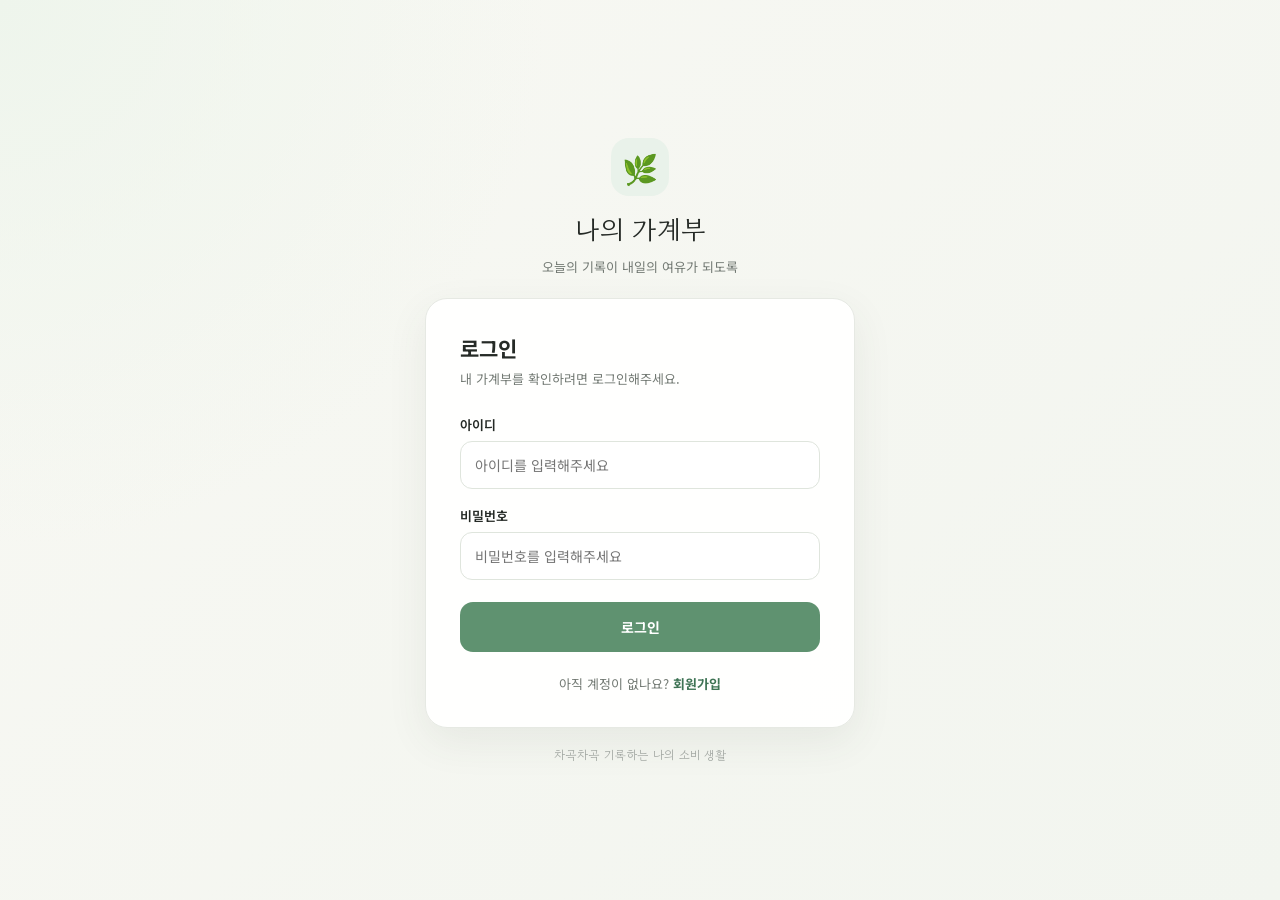
<file: index.html>
<!DOCTYPE html>
<html lang="ko">
<head>
  <meta charset="UTF-8">
  <meta name="viewport" content="width=device-width, initial-scale=1.0">
  <title>로그인 | 나의 가계부</title>

  <link rel="preconnect" href="https://fonts.googleapis.com">
  <link rel="preconnect" href="https://fonts.gstatic.com" crossorigin>
  <link
    href="https://fonts.googleapis.com/css2?family=Gowun+Dodum&family=Noto+Sans+KR:wght@400;500;600;700&display=swap"
    rel="stylesheet"
  >

  <style>
    * {
      box-sizing: border-box;
    }

    body {
      margin: 0;
      min-height: 100vh;
      display: flex;
      align-items: center;
      justify-content: center;
      padding: 24px;
      background:
        radial-gradient(circle at top left, #eef5ec 0, transparent 35%),
        linear-gradient(135deg, #f8f8f3 0%, #f2f5ef 100%);
      color: #252a26;
      font-family: "Noto Sans KR", sans-serif;
    }

    .login-wrap {
      width: 100%;
      max-width: 430px;
    }

    .brand {
      margin-bottom: 22px;
      text-align: center;
    }

    .brand-icon {
      display: flex;
      align-items: center;
      justify-content: center;
      width: 58px;
      height: 58px;
      margin: 0 auto 14px;
      border-radius: 18px;
      background: #e9f2ea;
      font-size: 29px;
    }

    .brand h1 {
      margin: 0;
      font-family: "Gowun Dodum", sans-serif;
      font-size: 27px;
      font-weight: 400;
    }

    .brand p {
      margin: 8px 0 0;
      color: #737a74;
      font-size: 13px;
    }

    .login-card {
      padding: 34px;
      border: 1px solid #e6e9e3;
      border-radius: 22px;
      background: rgba(255, 255, 255, 0.96);
      box-shadow: 0 14px 40px rgba(64, 75, 65, 0.08);
    }

    .login-card h2 {
      margin: 0 0 6px;
      font-size: 21px;
    }

    .description {
      margin: 0 0 27px;
      color: #737a74;
      font-size: 13px;
    }

    .field {
      margin-bottom: 17px;
    }

    .field label {
      display: block;
      margin-bottom: 7px;
      font-size: 13px;
      font-weight: 600;
    }

    .field input {
      width: 100%;
      height: 48px;
      padding: 0 14px;
      border: 1px solid #dfe5dd;
      border-radius: 12px;
      outline: none;
      background: #fff;
      color: #252a26;
      font-family: inherit;
      font-size: 14px;
    }

    .field input:focus {
      border-color: #8bae8a;
      box-shadow: 0 0 0 3px rgba(139, 174, 138, 0.13);
    }

    .login-button {
      width: 100%;
      height: 50px;
      margin-top: 5px;
      border: 0;
      border-radius: 13px;
      background: #5f9270;
      color: #fff;
      font-family: inherit;
      font-size: 14px;
      font-weight: 700;
      cursor: pointer;
    }

    .login-button:hover {
      background: #4f805f;
    }

    .login-button:disabled {
      cursor: wait;
      opacity: 0.65;
    }

    .message {
      display: none;
      margin-top: 16px;
      padding: 11px 13px;
      border-radius: 10px;
      font-size: 12px;
      line-height: 1.6;
    }

    .message.error {
      display: block;
      background: #fff0ee;
      color: #b44f48;
    }

    .message.success {
      display: block;
      background: #edf6ee;
      color: #467653;
    }

    .signup {
      margin-top: 22px;
      text-align: center;
      color: #737a74;
      font-size: 13px;
    }

    .signup a {
      color: #3f7455;
      font-weight: 700;
      text-decoration: none;
    }

    .small-note {
      margin-top: 18px;
      text-align: center;
      color: #a1a6a1;
      font-family: "Gowun Dodum", sans-serif;
      font-size: 12px;
    }

    @media (max-width: 500px) {
      body {
        align-items: flex-start;
        padding: 55px 18px 30px;
      }

      .login-card {
        padding: 27px 22px;
      }
    }
  </style>
</head>

<body>

  <main class="login-wrap">

    <div class="brand">
      <div class="brand-icon">🌿</div>
      <h1>나의 가계부</h1>
      <p>오늘의 기록이 내일의 여유가 되도록</p>
    </div>

    <section class="login-card">

      <h2>로그인</h2>

      <p class="description">
        내 가계부를 확인하려면 로그인해주세요.
      </p>

      <form id="loginForm">

        <div class="field">
          <label for="userId">아이디</label>

          <input
            type="text"
            id="userId"
            autocomplete="username"
            placeholder="아이디를 입력해주세요"
            required
          >
        </div>

        <div class="field">
          <label for="password">비밀번호</label>

          <input
            type="password"
            id="password"
            autocomplete="current-password"
            placeholder="비밀번호를 입력해주세요"
            required
          >
        </div>

        <button
          type="submit"
          class="login-button"
          id="loginButton"
        >
          로그인
        </button>

        <div id="message" class="message"></div>

      </form>

      <div class="signup">
        아직 계정이 없나요?
        <a href="./login.html">회원가입</a>
      </div>

    </section>

    <div class="small-note">
      차곡차곡 기록하는 나의 소비 생활
    </div>

  </main>

  <script>

    const API_URL =
      "https://script.google.com/macros/s/AKfycbxtLbgJ80BlSABX7utMyeeGQZ5C6Pt8xItzE6p12Xa6AcRPIAawmpMC4eh3M6V-uLcWqA/exec";

    const loginForm =
      document.getElementById("loginForm");

    const loginButton =
      document.getElementById("loginButton");

    const messageBox =
      document.getElementById("message");


    function showMessage(text, type = "error") {
      messageBox.textContent = text;
      messageBox.className =
        "message " + type;
    }


    function clearMessage() {
      messageBox.textContent = "";
      messageBox.className = "message";
    }


    async function apiRequest(data) {

      const response =
        await fetch(API_URL, {
          method: "POST",

          headers: {
            "Content-Type":
              "text/plain;charset=UTF-8"
          },

          body:
            JSON.stringify(data)
        });


      const text =
        await response.text();


      try {
        return JSON.parse(text);

      } catch (error) {
        console.error(text);

        throw new Error(
          "서버 응답을 확인할 수 없습니다."
        );
      }
    }


    loginForm.addEventListener(
      "submit",
      async function(event) {

        event.preventDefault();

        clearMessage();


        const userId =
          document
            .getElementById("userId")
            .value
            .trim();


        const password =
          document
            .getElementById("password")
            .value;


        if (!userId || !password) {
          showMessage(
            "아이디와 비밀번호를 입력해주세요."
          );

          return;
        }


        loginButton.disabled = true;
        loginButton.textContent =
          "로그인 중...";


        try {

          const result =
            await apiRequest({
              action: "login",
              userId: userId,
              password: password
            });


          if (!result.success) {
            showMessage(
              result.message ||
              "로그인에 실패했습니다."
            );

            return;
          }


          /*
            login.html과 같은 저장 방식 사용
          */

          localStorage.setItem(
            "budgetToken",
            result.token
          );

          localStorage.setItem(
            "budgetUserId",
            result.userId || userId
          );

          localStorage.setItem(
            "budgetNickname",
            result.nickname || ""
          );


          /*
            기존 코드와의 호환용
          */

          sessionStorage.setItem(
            "ledgerToken",
            result.token
          );

          sessionStorage.setItem(
            "userId",
            result.userId || userId
          );

          sessionStorage.setItem(
            "nickname",
            result.nickname || ""
          );


          showMessage(
            "로그인되었습니다.",
            "success"
          );


          /*
            로그인 성공 후
            기록 페이지로 이동
          */

          setTimeout(function() {
            window.location.href =
              "./write.html";
          }, 300);


        } catch (error) {

          console.error(error);

          showMessage(
            "서버 연결에 실패했습니다. 잠시 후 다시 시도해주세요."
          );


        } finally {

          loginButton.disabled = false;
          loginButton.textContent =
            "로그인";
        }
      }
    );


    /*
      이미 로그인되어 있으면
      기록 페이지로 이동
    */

    async function verifyExistingLogin() {

      const token =
        localStorage.getItem(
          "budgetToken"
        ) ||
        sessionStorage.getItem(
          "ledgerToken"
        );


      if (!token) {
        return;
      }


      try {

        const result =
          await apiRequest({
            action: "verify",
            token: token
          });


        if (result.success) {

          localStorage.setItem(
            "budgetToken",
            token
          );

          localStorage.setItem(
            "budgetUserId",
            result.userId || ""
          );

          localStorage.setItem(
            "budgetNickname",
            result.nickname || ""
          );

          window.location.href =
            "./write.html";

          return;
        }


        localStorage.removeItem(
          "budgetToken"
        );

        localStorage.removeItem(
          "budgetUserId"
        );

        localStorage.removeItem(
          "budgetNickname"
        );

        sessionStorage.removeItem(
          "ledgerToken"
        );

        sessionStorage.removeItem(
          "userId"
        );

        sessionStorage.removeItem(
          "nickname"
        );


      } catch (error) {
        console.error(
          "자동 로그인 확인 실패:",
          error
        );
      }
    }


    verifyExistingLogin();

  </script>

</body>
</html>
</file>
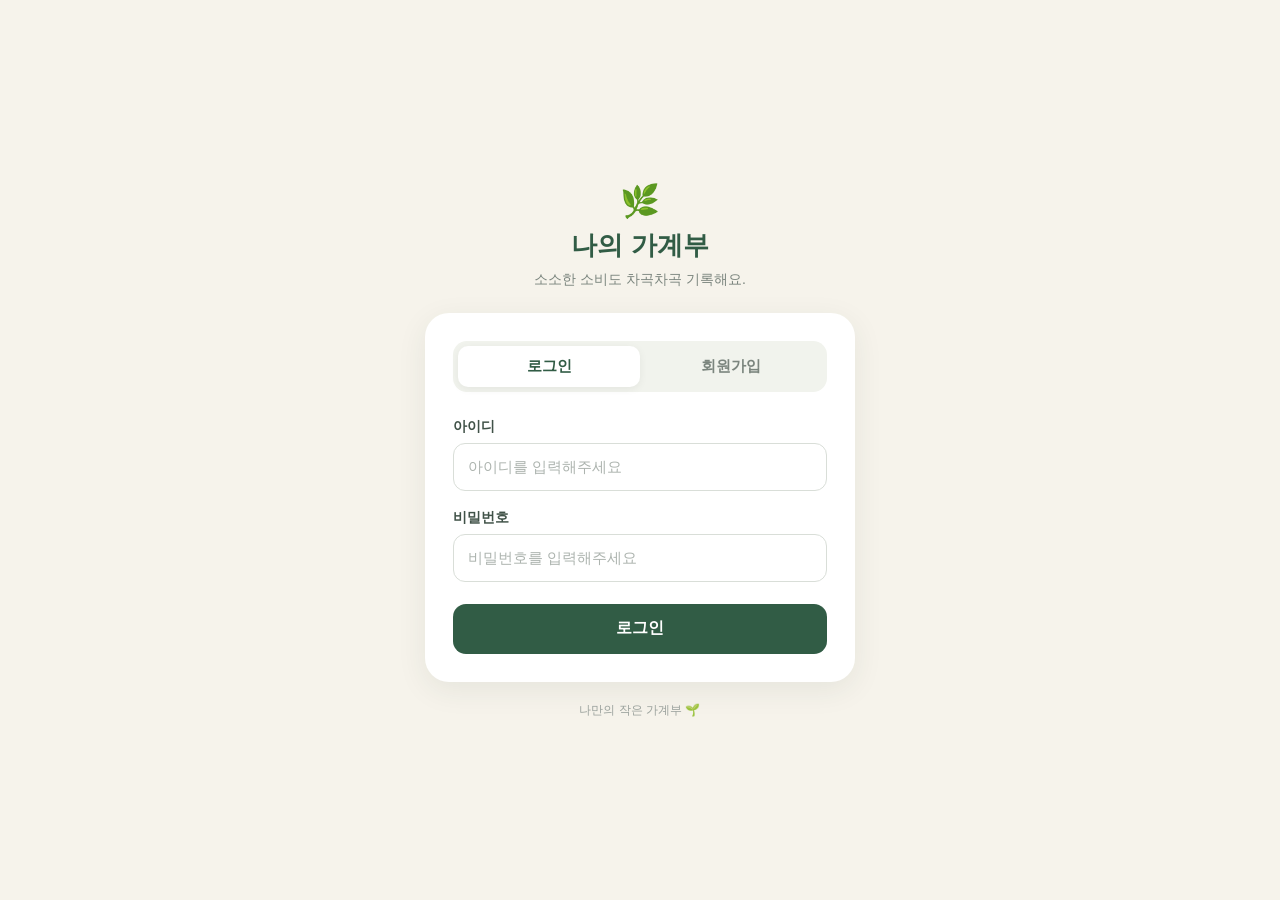
<file: login.html>
<!DOCTYPE html>
<html lang="ko">
<head>
  <meta charset="UTF-8" />
  <meta
    name="viewport"
    content="width=device-width, initial-scale=1.0"
  />

  <title>나의 가계부 - 로그인</title>

  <style>
    * {
      box-sizing: border-box;
    }

    body {
      margin: 0;
      min-height: 100vh;
      font-family:
        -apple-system,
        BlinkMacSystemFont,
        "Segoe UI",
        sans-serif;
      background: #f6f3eb;
      color: #24352b;

      display: flex;
      justify-content: center;
      align-items: center;

      padding: 24px;
    }

    .container {
      width: 100%;
      max-width: 430px;
    }

    .logo-area {
      text-align: center;
      margin-bottom: 24px;
    }

    .logo {
      font-size: 32px;
      margin-bottom: 8px;
    }

    .logo-area h1 {
      margin: 0;
      font-size: 26px;
      color: #315c45;
    }

    .logo-area p {
      margin: 8px 0 0;
      font-size: 14px;
      color: #7b857e;
    }

    .card {
      background: #ffffff;
      border-radius: 24px;
      padding: 28px;
      box-shadow:
        0 8px 30px rgba(42, 68, 52, 0.08);
    }

    .tabs {
      display: flex;
      background: #f1f3ed;
      padding: 5px;
      border-radius: 14px;
      margin-bottom: 26px;
    }

    .tab {
      flex: 1;
      border: none;
      background: transparent;
      padding: 11px;
      border-radius: 10px;
      cursor: pointer;

      font-size: 15px;
      font-weight: 700;
      color: #7b857e;
    }

    .tab.active {
      background: #ffffff;
      color: #315c45;
      box-shadow:
        0 2px 8px rgba(0, 0, 0, 0.06);
    }

    .form {
      display: none;
    }

    .form.active {
      display: block;
    }

    .field {
      margin-bottom: 18px;
    }

    label {
      display: block;
      margin-bottom: 7px;

      font-size: 14px;
      font-weight: 700;
      color: #405248;
    }

    input {
      width: 100%;
      height: 48px;

      border: 1px solid #d9ded8;
      border-radius: 12px;

      padding: 0 14px;

      font-size: 15px;
      color: #26372d;
      background: #ffffff;

      outline: none;
    }

    input:focus {
      border-color: #63866f;
      box-shadow:
        0 0 0 3px rgba(99, 134, 111, 0.12);
    }

    input::placeholder {
      color: #adb4af;
    }

    .hint {
      margin-top: 6px;
      font-size: 12px;
      line-height: 1.5;
      color: #939b95;
    }

    .main-button {
      width: 100%;
      height: 50px;

      border: none;
      border-radius: 13px;

      background: #315c45;
      color: #ffffff;

      font-size: 16px;
      font-weight: 700;

      cursor: pointer;

      margin-top: 4px;
    }

    .main-button:hover {
      background: #294d3a;
    }

    .main-button:disabled {
      opacity: 0.6;
      cursor: default;
    }

    .message {
      display: none;

      margin-top: 18px;
      padding: 12px 14px;

      border-radius: 12px;

      font-size: 14px;
      line-height: 1.5;
      text-align: center;
    }

    .message.error {
      display: block;
      background: #fff1f0;
      color: #a8433d;
    }

    .message.success {
      display: block;
      background: #eef7f0;
      color: #315c45;
    }

    .footer-text {
      text-align: center;
      margin-top: 20px;

      font-size: 12px;
      color: #9aa19c;
    }

    @media (max-width: 480px) {
      body {
        padding: 16px;
      }

      .card {
        padding: 22px;
        border-radius: 20px;
      }

      .logo-area h1 {
        font-size: 23px;
      }
    }
  </style>
</head>

<body>

  <main class="container">

    <div class="logo-area">
      <div class="logo">🌿</div>
      <h1>나의 가계부</h1>
      <p>소소한 소비도 차곡차곡 기록해요.</p>
    </div>

    <section class="card">

      <div class="tabs">
        <button
          id="loginTab"
          class="tab active"
          type="button"
          onclick="showTab('login')"
        >
          로그인
        </button>

        <button
          id="signupTab"
          class="tab"
          type="button"
          onclick="showTab('signup')"
        >
          회원가입
        </button>
      </div>


      <!-- 로그인 -->

      <div
        id="loginForm"
        class="form active"
      >

        <div class="field">
          <label for="loginId">
            아이디
          </label>

          <input
            id="loginId"
            type="text"
            autocomplete="username"
            placeholder="아이디를 입력해주세요"
          />
        </div>


        <div class="field">
          <label for="loginPassword">
            비밀번호
          </label>

          <input
            id="loginPassword"
            type="password"
            autocomplete="current-password"
            placeholder="비밀번호를 입력해주세요"
          />
        </div>


        <button
          id="loginButton"
          class="main-button"
          type="button"
          onclick="login()"
        >
          로그인
        </button>

      </div>


      <!-- 회원가입 -->

      <div
        id="signupForm"
        class="form"
      >

        <div class="field">
          <label for="nickname">
            닉네임
          </label>

          <input
            id="nickname"
            type="text"
            maxlength="20"
            placeholder="사용할 닉네임을 입력해주세요"
          />
        </div>


        <div class="field">
          <label for="signupId">
            아이디
          </label>

          <input
            id="signupId"
            type="text"
            maxlength="20"
            autocomplete="username"
            placeholder="아이디를 입력해주세요"
          />

          <div class="hint">
            영문, 숫자, _, -를 사용해 4~20자로 입력해주세요.
          </div>
        </div>


        <div class="field">
          <label for="signupPassword">
            비밀번호
          </label>

          <input
            id="signupPassword"
            type="password"
            autocomplete="new-password"
            placeholder="비밀번호를 입력해주세요"
          />

          <div class="hint">
            비밀번호는 8자 이상 입력해주세요.
          </div>
        </div>


        <div class="field">
          <label for="signupPasswordConfirm">
            비밀번호 확인
          </label>

          <input
            id="signupPasswordConfirm"
            type="password"
            autocomplete="new-password"
            placeholder="비밀번호를 한 번 더 입력해주세요"
          />
        </div>


        <button
          id="signupButton"
          class="main-button"
          type="button"
          onclick="signup()"
        >
          회원가입
        </button>

      </div>


      <div
        id="message"
        class="message"
      ></div>

    </section>


    <div class="footer-text">
      나만의 작은 가계부 🌱
    </div>

  </main>


  <script>

    /* =========================================
       API 주소
    ========================================= */

    const API_URL =
      "https://script.google.com/macros/s/AKfycbxtLbgJ80BlSABX7utMyeeGQZ5C6Pt8xItzE6p12Xa6AcRPIAawmpMC4eh3M6V-uLcWqA/exec";


    /* =========================================
       탭 전환
    ========================================= */

    function showTab(type) {
      clearMessage();

      const loginTab =
        document.getElementById("loginTab");

      const signupTab =
        document.getElementById("signupTab");

      const loginForm =
        document.getElementById("loginForm");

      const signupForm =
        document.getElementById("signupForm");


      if (type === "login") {
        loginTab.classList.add("active");
        signupTab.classList.remove("active");

        loginForm.classList.add("active");
        signupForm.classList.remove("active");

      } else {
        signupTab.classList.add("active");
        loginTab.classList.remove("active");

        signupForm.classList.add("active");
        loginForm.classList.remove("active");
      }
    }


    /* =========================================
       메시지
    ========================================= */

    function clearMessage() {
      const box =
        document.getElementById("message");

      box.textContent = "";
      box.className = "message";
    }


    function showMessage(
      text,
      type = "error"
    ) {
      const box =
        document.getElementById("message");

      box.textContent = text;
      box.className =
        "message " + type;
    }


    /* =========================================
       API 요청
    ========================================= */

    async function apiRequest(data) {
      const response =
        await fetch(
          API_URL,
          {
            method: "POST",

            headers: {
              "Content-Type":
                "text/plain;charset=UTF-8"
            },

            body:
              JSON.stringify(data)
          }
        );

      const text =
        await response.text();

      try {
        return JSON.parse(text);

      } catch (error) {
        console.error(text);

        throw new Error(
          "서버 응답을 확인할 수 없습니다."
        );
      }
    }


    /* =========================================
       로그인
    ========================================= */

    async function login() {
      clearMessage();

      const userId =
        document
          .getElementById("loginId")
          .value
          .trim();

      const password =
        document
          .getElementById("loginPassword")
          .value;


      if (!userId || !password) {
        showMessage(
          "아이디와 비밀번호를 입력해주세요."
        );

        return;
      }


      const button =
        document.getElementById(
          "loginButton"
        );

      button.disabled = true;
      button.textContent =
        "로그인 중...";


      try {
        const result =
          await apiRequest({
            action: "login",
            userId: userId,
            password: password
          });


        if (!result.success) {
          showMessage(
            result.message ||
            "로그인에 실패했습니다."
          );

          return;
        }


        localStorage.setItem(
          "budgetToken",
          result.token
        );

        localStorage.setItem(
          "budgetUserId",
          result.userId
        );

        localStorage.setItem(
          "budgetNickname",
          result.nickname || ""
        );


        window.location.href =
          "index.html";

      } catch (error) {
        console.error(error);

        showMessage(
          "서버 연결에 실패했습니다."
        );

      } finally {
        button.disabled = false;
        button.textContent =
          "로그인";
      }
    }


    /* =========================================
       회원가입
    ========================================= */

    async function signup() {
      clearMessage();


      const nickname =
        document
          .getElementById("nickname")
          .value
          .trim();


      const userId =
        document
          .getElementById("signupId")
          .value
          .trim();


      const password =
        document
          .getElementById("signupPassword")
          .value;


      const passwordConfirm =
        document
          .getElementById(
            "signupPasswordConfirm"
          )
          .value;


      if (!nickname) {
        showMessage(
          "닉네임을 입력해주세요."
        );

        return;
      }


      if (
        !/^[a-zA-Z0-9_-]{4,20}$/
          .test(userId)
      ) {
        showMessage(
          "아이디는 영문, 숫자, _, -를 사용해 4~20자로 만들어주세요."
        );

        return;
      }


      if (password.length < 8) {
        showMessage(
          "비밀번호는 8자 이상으로 만들어주세요."
        );

        return;
      }


      if (
        password !==
        passwordConfirm
      ) {
        showMessage(
          "비밀번호가 서로 일치하지 않습니다."
        );

        return;
      }


      const button =
        document.getElementById(
          "signupButton"
        );

      button.disabled = true;
      button.textContent =
        "가입 중...";


      try {
        const result =
          await apiRequest({
            action: "signup",
            nickname: nickname,
            userId: userId,
            password: password
          });


        if (!result.success) {
          showMessage(
            result.message ||
            "회원가입에 실패했습니다."
          );

          return;
        }


        showMessage(
          "회원가입이 완료되었습니다. 이제 로그인해주세요.",
          "success"
        );


        document
          .getElementById("loginId")
          .value = userId;


        document
          .getElementById("nickname")
          .value = "";

        document
          .getElementById("signupId")
          .value = "";

        document
          .getElementById(
            "signupPassword"
          )
          .value = "";

        document
          .getElementById(
            "signupPasswordConfirm"
          )
          .value = "";


        setTimeout(function() {
          showTab("login");

          document
            .getElementById(
              "loginId"
            )
            .value = userId;

          showMessage(
            "회원가입이 완료되었습니다. 로그인해주세요.",
            "success"
          );

        }, 700);


      } catch (error) {
        console.error(error);

        showMessage(
          "서버 연결에 실패했습니다."
        );

      } finally {
        button.disabled = false;
        button.textContent =
          "회원가입";
      }
    }


    /* =========================================
       기존 로그인 확인
    ========================================= */

    async function checkExistingLogin() {
      const token =
        localStorage.getItem(
          "budgetToken"
        );

      if (!token) {
        return;
      }


      try {
        const result =
          await apiRequest({
            action: "verify",
            token: token
          });


        if (result.success) {
          window.location.href =
            "index.html";

          return;
        }


        localStorage.removeItem(
          "budgetToken"
        );

        localStorage.removeItem(
          "budgetUserId"
        );

        localStorage.removeItem(
          "budgetNickname"
        );

      } catch (error) {
        console.error(error);
      }
    }


    /* =========================================
       엔터키
    ========================================= */

    document
      .getElementById(
        "loginPassword"
      )
      .addEventListener(
        "keydown",
        function(event) {
          if (event.key === "Enter") {
            login();
          }
        }
      );


    document
      .getElementById(
        "signupPasswordConfirm"
      )
      .addEventListener(
        "keydown",
        function(event) {
          if (event.key === "Enter") {
            signup();
          }
        }
      );


    checkExistingLogin();

  </script>

</body>
</html>
</file>
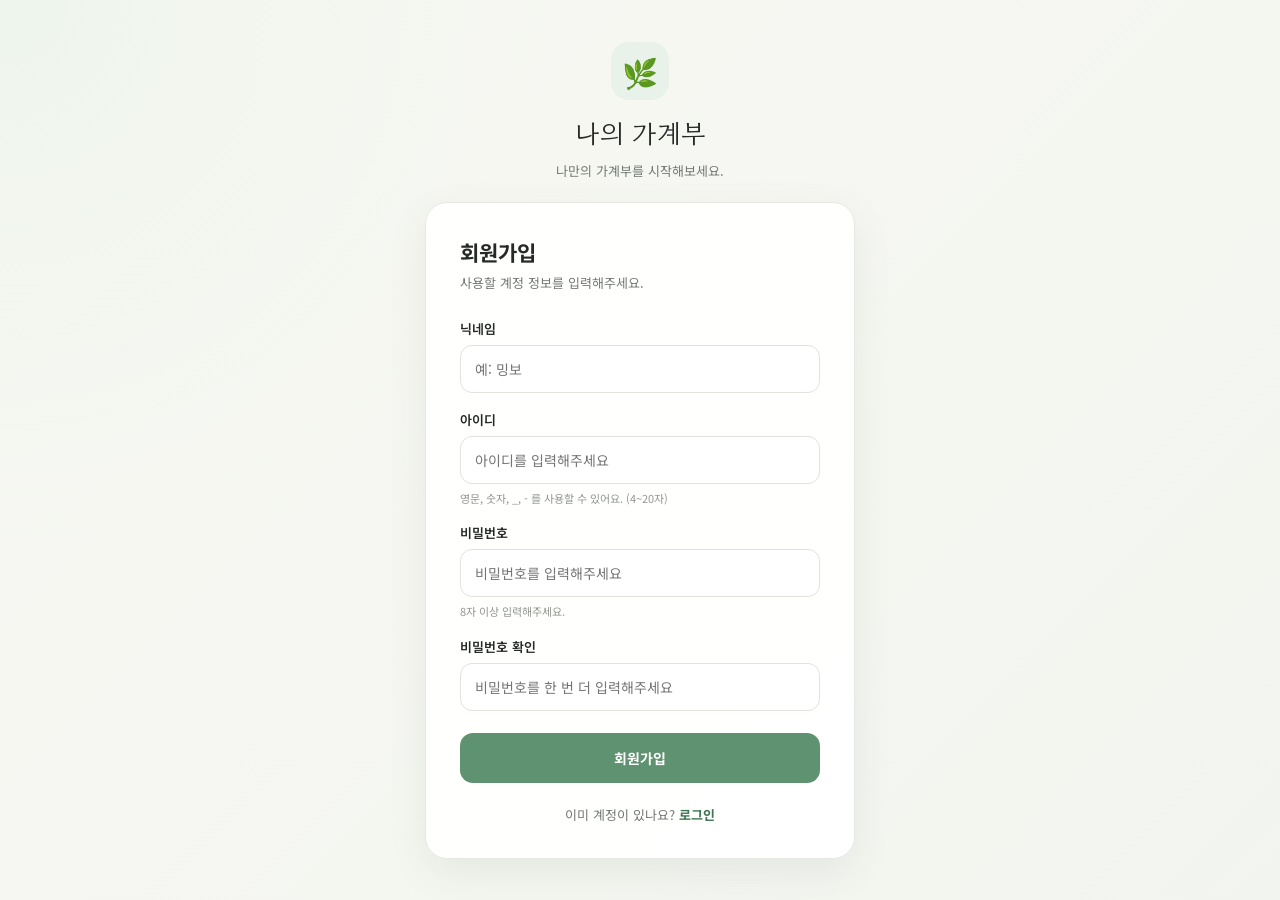
<file: singup.html>
<!DOCTYPE html>
<html lang="ko">
<head>
  <meta charset="UTF-8">
  <meta name="viewport" content="width=device-width, initial-scale=1.0">
  <title>회원가입 | 나의 가계부</title>

  <link rel="preconnect" href="https://fonts.googleapis.com">
  <link rel="preconnect" href="https://fonts.gstatic.com" crossorigin>
  <link
    href="https://fonts.googleapis.com/css2?family=Gowun+Dodum&family=Noto+Sans+KR:wght@400;500;600;700&display=swap"
    rel="stylesheet"
  >

  <style>
    * {
      box-sizing: border-box;
    }

    body {
      margin: 0;
      min-height: 100vh;
      display: flex;
      align-items: center;
      justify-content: center;
      padding: 24px;
      background:
        radial-gradient(circle at top left, #eef5ec 0, transparent 35%),
        linear-gradient(135deg, #f8f8f3 0%, #f2f5ef 100%);
      color: #252a26;
      font-family: "Noto Sans KR", sans-serif;
    }

    .signup-wrap {
      width: 100%;
      max-width: 430px;
    }

    .brand {
      margin-bottom: 22px;
      text-align: center;
    }

    .brand-icon {
      display: flex;
      align-items: center;
      justify-content: center;
      width: 58px;
      height: 58px;
      margin: 0 auto 14px;
      border-radius: 18px;
      background: #e9f2ea;
      font-size: 29px;
    }

    .brand h1 {
      margin: 0;
      font-family: "Gowun Dodum", sans-serif;
      font-size: 27px;
      font-weight: 400;
    }

    .brand p {
      margin: 8px 0 0;
      color: #737a74;
      font-size: 13px;
    }

    .signup-card {
      padding: 34px;
      border: 1px solid #e6e9e3;
      border-radius: 22px;
      background: rgba(255, 255, 255, 0.96);
      box-shadow: 0 14px 40px rgba(64, 75, 65, 0.08);
    }

    .signup-card h2 {
      margin: 0 0 6px;
      font-size: 21px;
    }

    .description {
      margin: 0 0 27px;
      color: #737a74;
      font-size: 13px;
    }

    .field {
      margin-bottom: 17px;
    }

    .field label {
      display: block;
      margin-bottom: 7px;
      font-size: 13px;
      font-weight: 600;
    }

    .field input {
      width: 100%;
      height: 48px;
      padding: 0 14px;
      border: 1px solid #dfe5dd;
      border-radius: 12px;
      outline: none;
      background: #fff;
      color: #252a26;
      font-family: inherit;
      font-size: 14px;
      transition: 0.2s;
    }

    .field input:focus {
      border-color: #8bae8a;
      box-shadow: 0 0 0 3px rgba(139, 174, 138, 0.13);
    }

    .hint {
      margin-top: 6px;
      color: #929892;
      font-size: 11px;
      line-height: 1.5;
    }

    .signup-button {
      width: 100%;
      height: 50px;
      margin-top: 5px;
      border: 0;
      border-radius: 13px;
      background: #5f9270;
      color: #fff;
      font-family: inherit;
      font-size: 14px;
      font-weight: 700;
      cursor: pointer;
      transition: 0.2s;
    }

    .signup-button:hover {
      background: #4f805f;
    }

    .signup-button:disabled {
      cursor: wait;
      opacity: 0.65;
    }

    .message {
      display: none;
      margin-top: 16px;
      padding: 11px 13px;
      border-radius: 10px;
      font-size: 12px;
      line-height: 1.6;
    }

    .message.error {
      display: block;
      background: #fff0ee;
      color: #b44f48;
    }

    .message.success {
      display: block;
      background: #edf6ee;
      color: #467653;
    }

    .login-link {
      margin-top: 22px;
      text-align: center;
      color: #737a74;
      font-size: 13px;
    }

    .login-link a {
      color: #3f7455;
      font-weight: 700;
      text-decoration: none;
    }

    .login-link a:hover {
      text-decoration: underline;
    }

    @media (max-width: 500px) {
      body {
        align-items: flex-start;
        padding: 40px 18px 30px;
      }

      .signup-card {
        padding: 27px 22px;
      }
    }
  </style>
</head>

<body>

  <main class="signup-wrap">

    <div class="brand">
      <div class="brand-icon">🌿</div>
      <h1>나의 가계부</h1>
      <p>나만의 가계부를 시작해보세요.</p>
    </div>

    <section class="signup-card">

      <h2>회원가입</h2>
      <p class="description">
        사용할 계정 정보를 입력해주세요.
      </p>

      <form id="signupForm">

        <div class="field">
          <label for="nickname">닉네임</label>
          <input
            type="text"
            id="nickname"
            maxlength="20"
            placeholder="예: 밍보"
            required
          >
        </div>

        <div class="field">
          <label for="userId">아이디</label>
          <input
            type="text"
            id="userId"
            minlength="4"
            maxlength="20"
            autocomplete="username"
            placeholder="아이디를 입력해주세요"
            required
          >
          <div class="hint">
            영문, 숫자, _, - 를 사용할 수 있어요. (4~20자)
          </div>
        </div>

        <div class="field">
          <label for="password">비밀번호</label>
          <input
            type="password"
            id="password"
            minlength="8"
            autocomplete="new-password"
            placeholder="비밀번호를 입력해주세요"
            required
          >
          <div class="hint">
            8자 이상 입력해주세요.
          </div>
        </div>

        <div class="field">
          <label for="passwordConfirm">비밀번호 확인</label>
          <input
            type="password"
            id="passwordConfirm"
            minlength="8"
            autocomplete="new-password"
            placeholder="비밀번호를 한 번 더 입력해주세요"
            required
          >
        </div>

        <button
          type="submit"
          class="signup-button"
          id="signupButton"
        >
          회원가입
        </button>

        <div id="message" class="message"></div>

      </form>

      <div class="login-link">
        이미 계정이 있나요?
        <a href="./login.html">로그인</a>
      </div>

    </section>

  </main>

  <script>
    const API_URL =
      "https://script.google.com/macros/s/AKfycbzedrpedwYtEaVvtdojzfoovU9SIRqhcn9rqz2lLH50w-1HOyetfJfLOkT-mMIq7G3PrQ/exec";

    const signupForm = document.getElementById("signupForm");
    const signupButton = document.getElementById("signupButton");
    const messageBox = document.getElementById("message");

    function showMessage(text, type = "error") {
      messageBox.textContent = text;
      messageBox.className = "message " + type;
    }

    function clearMessage() {
      messageBox.textContent = "";
      messageBox.className = "message";
    }

    async function apiRequest(data) {
      const response = await fetch(API_URL, {
        method: "POST",
        headers: {
          "Content-Type": "text/plain;charset=UTF-8"
        },
        body: JSON.stringify(data)
      });

      const text = await response.text();

      try {
        return JSON.parse(text);
      } catch (error) {
        throw new Error("서버 응답을 확인할 수 없습니다.");
      }
    }

    signupForm.addEventListener("submit", async function (event) {
      event.preventDefault();
      clearMessage();

      const nickname =
        document.getElementById("nickname").value.trim();

      const userId =
        document.getElementById("userId").value.trim();

      const password =
        document.getElementById("password").value;

      const passwordConfirm =
        document.getElementById("passwordConfirm").value;

      if (!nickname || !userId || !password || !passwordConfirm) {
        showMessage("모든 항목을 입력해주세요.");
        return;
      }

      if (!/^[a-zA-Z0-9_-]{4,20}$/.test(userId)) {
        showMessage(
          "아이디는 영문, 숫자, _, - 만 사용하여 4~20자로 입력해주세요."
        );
        return;
      }

      if (password.length < 8) {
        showMessage("비밀번호는 8자 이상 입력해주세요.");
        return;
      }

      if (password !== passwordConfirm) {
        showMessage("비밀번호가 서로 일치하지 않습니다.");
        return;
      }

      signupButton.disabled = true;
      signupButton.textContent = "가입 중...";

      try {
        const result = await apiRequest({
          action: "signup",
          nickname: nickname,
          userId: userId,
          password: password
        });

        if (!result.success) {
          showMessage(
            result.message || "회원가입에 실패했습니다."
          );
          return;
        }

        showMessage(
          "회원가입이 완료되었습니다! 로그인 화면으로 이동합니다.",
          "success"
        );

        setTimeout(function () {
          window.location.href = "./login.html";
        }, 900);

      } catch (error) {
        console.error(error);

        showMessage(
          "서버 연결에 실패했습니다. 잠시 후 다시 시도해주세요."
        );

      } finally {
        signupButton.disabled = false;
        signupButton.textContent = "회원가입";
      }
    });
  </script>

</body>
</html>
</file>
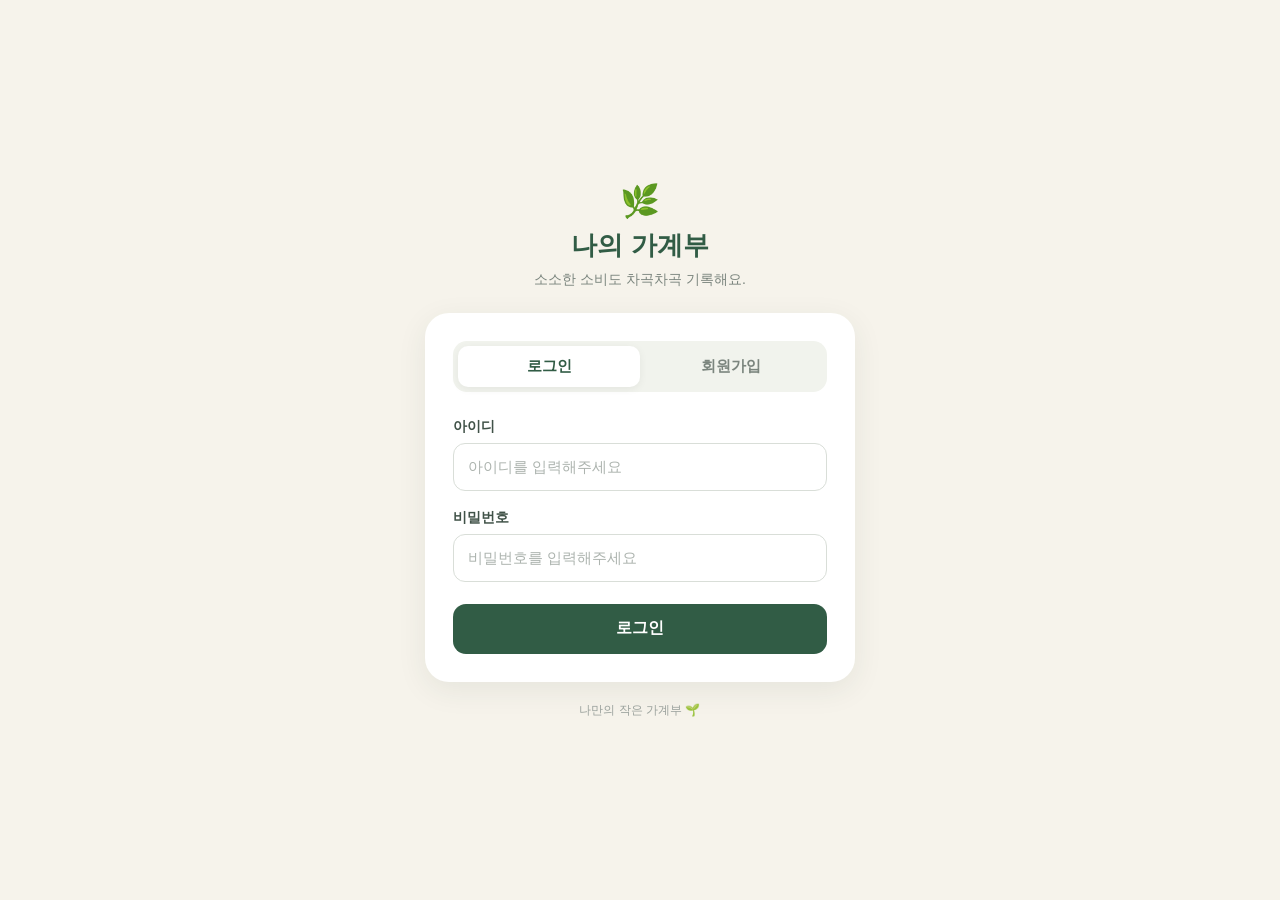
<file: write.html>
<!DOCTYPE html>
<html lang="ko">
<head>
  <meta charset="UTF-8">
  <meta name="viewport" content="width=device-width, initial-scale=1.0">
  <title>내역 작성 | 나의 가계부</title>

  <link rel="preconnect" href="https://fonts.googleapis.com">
  <link rel="preconnect" href="https://fonts.gstatic.com" crossorigin>
  <link href="https://fonts.googleapis.com/css2?family=Gowun+Dodum&family=Noto+Sans+KR:wght@400;500;600;700&display=swap" rel="stylesheet">

  <style>
    * {
      box-sizing: border-box;
    }

    :root {
      --green: #5f9270;
      --green-dark: #426b50;
      --green-light: #eaf3eb;
      --bg: #f6f7f2;
      --card: #fff;
      --text: #252a26;
      --muted: #858c86;
      --line: #e7ebe5;
      --peach: #f7e2d8;
    }

    body {
      margin: 0;
      min-height: 100vh;
      background: var(--bg);
      color: var(--text);
      font-family: "Noto Sans KR", sans-serif;
    }

    button,
    input {
      font-family: inherit;
    }

    button {
      cursor: pointer;
    }

    .page {
      width: 100%;
      max-width: 850px;
      margin: 0 auto;
      padding: 35px 20px 70px;
    }

    .top {
      display: flex;
      align-items: center;
      justify-content: space-between;
      margin-bottom: 25px;
    }

    .back {
      display: flex;
      align-items: center;
      gap: 6px;
      color: #626962;
      font-size: 13px;
      text-decoration: none;
    }

    .brand {
      color: var(--green-dark);
      font-family: "Gowun Dodum", sans-serif;
      font-size: 14px;
    }

    .title {
      margin-bottom: 25px;
    }

    .title h1 {
      margin: 0;
      font-family: "Gowun Dodum", sans-serif;
      font-size: 27px;
      font-weight: 400;
    }

    .title p {
      margin: 7px 0 0;
      color: var(--muted);
      font-size: 12px;
    }

    .card {
      margin-bottom: 16px;
      padding: 25px;
      border: 1px solid var(--line);
      border-radius: 20px;
      background: var(--card);
      box-shadow: 0 8px 25px rgba(55, 65, 56, .035);
    }

    /* 수입/지출 */

    .type-toggle {
      display: grid;
      grid-template-columns: 1fr 1fr;
      gap: 8px;
      padding: 5px;
      border-radius: 14px;
      background: #f2f4f0;
    }

    .type-btn {
      height: 44px;
      border: 0;
      border-radius: 11px;
      background: transparent;
      color: #838983;
      font-size: 13px;
      font-weight: 700;
    }

    .type-btn.active {
      background: #fff;
      color: var(--green-dark);
      box-shadow: 0 3px 12px rgba(50, 65, 52, .07);
    }

    .type-btn.expense.active {
      color: #b85f55;
    }

    /* 입력 */

    .form-grid {
      display: grid;
      grid-template-columns: 1fr 1fr;
      gap: 17px;
    }

    .field.full {
      grid-column: 1 / -1;
    }

    .field label {
      display: block;
      margin-bottom: 8px;
      color: #5f665f;
      font-size: 12px;
      font-weight: 700;
    }

    .field input {
      width: 100%;
      height: 48px;
      padding: 0 14px;
      border: 1px solid #dde3dc;
      border-radius: 12px;
      outline: none;
      background: #fff;
      color: var(--text);
      font-size: 14px;
    }

    .field input:focus {
      border-color: #8ead94;
      box-shadow: 0 0 0 3px rgba(95, 146, 112, .09);
    }

    .amount-wrap {
      position: relative;
    }

    .amount-wrap input {
      padding-right: 43px;
    }

    .won {
      position: absolute;
      top: 14px;
      right: 15px;
      color: #8a908a;
      font-size: 13px;
    }

    /* 카테고리 */

    .section-title {
      margin: 0 0 6px;
      font-size: 15px;
    }

    .section-desc {
      margin: 0 0 19px;
      color: var(--muted);
      font-size: 11px;
    }

    .category-grid {
      display: grid;
      grid-template-columns: repeat(5, 1fr);
      gap: 10px;
    }

    .category-btn {
      display: flex;
      flex-direction: column;
      align-items: center;
      justify-content: center;
      min-height: 84px;
      padding: 8px 5px;
      border: 1px solid #ebeeea;
      border-radius: 14px;
      background: #fafbf9;
      color: #5e655f;
      transition: .18s;
    }

    .category-btn:hover {
      transform: translateY(-2px);
      border-color: #cbd9cd;
    }

    .category-btn.active {
      border-color: #9cbaa2;
      background: var(--green-light);
      color: var(--green-dark);
      font-weight: 700;
    }

    .category-icon {
      margin-bottom: 7px;
      font-size: 22px;
    }

    .category-name {
      font-size: 10px;
      line-height: 1.35;
      text-align: center;
    }

    /* 수입 카테고리 */

    .income-grid {
      display: none;
      grid-template-columns: repeat(4, 1fr);
      gap: 10px;
    }

    .income-grid.show {
      display: grid;
    }

    .expense-grid.hide {
      display: none;
    }

    /* 세부 카테고리 */

    .sub-section {
      display: none;
      margin-top: 22px;
      padding-top: 20px;
      border-top: 1px solid #eef0ed;
    }

    .sub-section.show {
      display: block;
    }

    .sub-label {
      margin-bottom: 11px;
      color: #676e68;
      font-size: 11px;
      font-weight: 700;
    }

    .sub-grid {
      display: flex;
      flex-wrap: wrap;
      gap: 8px;
    }

    .sub-btn {
      padding: 8px 13px;
      border: 1px solid #e1e5df;
      border-radius: 99px;
      background: #fff;
      color: #707670;
      font-size: 11px;
    }

    .sub-btn.active {
      border-color: #92b09a;
      background: var(--green-light);
      color: var(--green-dark);
      font-weight: 700;
    }

    /* 선택 결과 */

    .selected-box {
      display: none;
      margin-top: 18px;
      padding: 12px 14px;
      border-radius: 12px;
      background: #f6f8f4;
      color: #5e675f;
      font-size: 12px;
    }

    .selected-box.show {
      display: block;
    }

    .selected-box strong {
      color: var(--green-dark);
    }

    /* 저장 */

    .save-btn {
      width: 100%;
      height: 54px;
      margin-top: 5px;
      border: 0;
      border-radius: 14px;
      background: var(--green);
      color: #fff;
      font-size: 14px;
      font-weight: 700;
    }

    .save-btn:hover {
      background: #4e805e;
    }

    .save-btn:disabled {
      cursor: wait;
      opacity: .6;
    }

    .message {
      display: none;
      margin-top: 13px;
      padding: 12px;
      border-radius: 10px;
      font-size: 11px;
      text-align: center;
    }

    .message.error {
      display: block;
      background: #fff0ed;
      color: #b1544c;
    }

    .message.success {
      display: block;
      background: #edf6ee;
      color: #467653;
    }

    @media (max-width: 650px) {
      .page {
        padding: 24px 15px 50px;
      }

      .card {
        padding: 20px 17px;
      }

      .form-grid {
        grid-template-columns: 1fr;
      }

      .field.full {
        grid-column: auto;
      }

      .category-grid {
        grid-template-columns: repeat(3, 1fr);
      }

      .income-grid {
        grid-template-columns: repeat(3, 1fr);
      }

      .title h1 {
        font-size: 23px;
      }
    }
  </style>
</head>

<body>

<main class="page">

  <header class="top">
    <a href="./index.html" class="back">← 대시보드</a>
    <div class="brand">🌿 나의 가계부</div>
  </header>

  <div class="title">
    <h1>오늘의 기록 ✏️</h1>
    <p>작은 소비도 차곡차곡 기록해봐요.</p>
  </div>

  <section class="card">
    <div class="type-toggle">
      <button
        type="button"
        class="type-btn expense active"
        id="expenseBtn"
        onclick="setType('expense')"
      >
        지출
      </button>

      <button
        type="button"
        class="type-btn"
        id="incomeBtn"
        onclick="setType('income')"
      >
        수입
      </button>
    </div>
  </section>

  <section class="card">
    <div class="form-grid">

      <div class="field">
        <label for="date">날짜</label>
        <input type="date" id="date">
      </div>

      <div class="field">
        <label for="amount">금액</label>

        <div class="amount-wrap">
          <input
            type="number"
            id="amount"
            min="0"
            step="1"
            placeholder="0"
            inputmode="numeric"
          >
          <span class="won">원</span>
        </div>
      </div>

      <div class="field full">
        <label for="name">내용</label>
        <input
          type="text"
          id="name"
          maxlength="50"
          placeholder="예: 점심 김치찌개"
        >
      </div>

    </div>
  </section>

  <section class="card">

    <h2 class="section-title">카테고리</h2>
    <p class="section-desc">
      어떤 곳에 사용한 돈인지 선택해주세요.
    </p>

    <div
      class="category-grid expense-grid"
      id="expenseCategoryGrid"
    ></div>

    <div
      class="income-grid"
      id="incomeCategoryGrid"
    ></div>

    <div class="sub-section" id="subSection">
      <div class="sub-label">세부 카테고리</div>
      <div class="sub-grid" id="subGrid"></div>
    </div>

    <div class="selected-box" id="selectedBox">
      선택한 카테고리:
      <strong id="selectedText"></strong>
    </div>

  </section>

  <button
    type="button"
    class="save-btn"
    id="saveBtn"
    onclick="saveRecord()"
  >
    기록 저장하기
  </button>

  <div id="message" class="message"></div>

</main>


<script>
  const API_URL =
    "https://script.google.com/macros/s/AKfycbzedrpedwYtEaVvtdojzfoovU9SIRqhcn9rqz2lLH50w-1HOyetfJfLOkT-mMIq7G3PrQ/exec";

  const token = sessionStorage.getItem("ledgerToken");

  if (!token) {
    window.location.href = "./login.html";
  }

  const expenseCategories = {
    "쇼핑": {
      icon: "🛍️",
      subs: [
        "의류",
        "신발",
        "가방",
        "액세서리",
        "온라인 쇼핑",
        "잡화",
        "기타"
      ]
    },

    "뷰티 및 미용": {
      icon: "💄",
      subs: [
        "화장품",
        "스킨케어",
        "미용실",
        "네일",
        "피부관리",
        "미용용품",
        "기타"
      ]
    },

    "식비": {
      icon: "🍚",
      subs: [
        "장보기",
        "외식",
        "배달",
        "간식",
        "편의점",
        "야식",
        "기타"
      ]
    },

    "카페": {
      icon: "☕",
      subs: [
        "커피",
        "음료",
        "디저트",
        "베이커리",
        "기타"
      ]
    },

    "사교모임": {
      icon: "🥂",
      subs: [
        "친구모임",
        "회식",
        "데이트",
        "술자리",
        "동호회",
        "모임회비",
        "기타"
      ]
    },

    "생활": {
      icon: "🧺",
      subs: [
        "생활용품",
        "마트",
        "세탁",
        "가구",
        "가전",
        "소모품",
        "기타"
      ]
    },

    "문화 및 여가": {
      icon: "🎬",
      subs: [
        "영화",
        "공연",
        "전시",
        "책",
        "취미",
        "게임",
        "운동",
        "기타"
      ]
    },

    "교통": {
      icon: "🚌",
      subs: [
        "대중교통",
        "택시",
        "주유",
        "주차",
        "통행료",
        "자동차",
        "기타"
      ]
    },

    "주거": {
      icon: "🏠",
      subs: [
        "월세",
        "관리비",
        "전기",
        "가스",
        "수도",
        "집수리",
        "주거용품",
        "기타"
      ]
    },

    "통신": {
      icon: "📱",
      subs: [
        "휴대폰",
        "인터넷",
        "구독서비스",
        "OTT",
        "앱 결제",
        "기타"
      ]
    },

    "의료": {
      icon: "💊",
      subs: [
        "병원",
        "약국",
        "치과",
        "검진",
        "영양제",
        "치료",
        "기타"
      ]
    },

    "여행": {
      icon: "✈️",
      subs: [
        "숙박",
        "교통",
        "항공",
        "여행식비",
        "관광",
        "쇼핑",
        "여행준비",
        "기타"
      ]
    },

    "교육": {
      icon: "📚",
      subs: [
        "책",
        "강의",
        "학원",
        "자격증",
        "교육비",
        "문구",
        "기타"
      ]
    },

    "경조 및 선물": {
      icon: "🎁",
      subs: [
        "축의금",
        "부의금",
        "생일선물",
        "기념일",
        "부모님",
        "선물",
        "기타"
      ]
    },

    "고양이": {
      icon: "🐱",
      subs: [
        "사료",
        "간식",
        "모래",
        "병원",
        "약",
        "장난감",
        "용품",
        "미용",
        "기타"
      ]
    }
  };


  const incomeCategories = [
    {
      name: "급여",
      icon: "💼"
    },
    {
      name: "부수입",
      icon: "💰"
    },
    {
      name: "용돈",
      icon: "🪙"
    },
    {
      name: "환급",
      icon: "↩️"
    },
    {
      name: "이자",
      icon: "🏦"
    },
    {
      name: "중고판매",
      icon: "📦"
    },
    {
      name: "기타",
      icon: "✨"
    }
  ];


  let recordType = "expense";
  let selectedMain = "";
  let selectedSub = "";


  const expenseGrid =
    document.getElementById("expenseCategoryGrid");

  const incomeGrid =
    document.getElementById("incomeCategoryGrid");

  const subSection =
    document.getElementById("subSection");

  const subGrid =
    document.getElementById("subGrid");

  const selectedBox =
    document.getElementById("selectedBox");

  const selectedText =
    document.getElementById("selectedText");


  function todayString() {
    const today = new Date();

    const year =
      today.getFullYear();

    const month =
      String(today.getMonth() + 1).padStart(2, "0");

    const day =
      String(today.getDate()).padStart(2, "0");

    return `${year}-${month}-${day}`;
  }


  document.getElementById("date").value =
    todayString();


  function renderExpenseCategories() {
    expenseGrid.innerHTML = "";

    Object.entries(expenseCategories)
      .forEach(([name, data]) => {

        const button =
          document.createElement("button");

        button.type = "button";
        button.className = "category-btn";
        button.dataset.category = name;

        button.innerHTML = `
          <span class="category-icon">
            ${data.icon}
          </span>

          <span class="category-name">
            ${name}
          </span>
        `;

        button.addEventListener(
          "click",
          function () {
            selectExpenseCategory(name);
          }
        );

        expenseGrid.appendChild(button);
      });
  }


  function renderIncomeCategories() {
    incomeGrid.innerHTML = "";

    incomeCategories.forEach(item => {

      const button =
        document.createElement("button");

      button.type = "button";
      button.className = "category-btn";
      button.dataset.category = item.name;

      button.innerHTML = `
        <span class="category-icon">
          ${item.icon}
        </span>

        <span class="category-name">
          ${item.name}
        </span>
      `;

      button.addEventListener(
        "click",
        function () {
          selectIncomeCategory(item.name);
        }
      );

      incomeGrid.appendChild(button);
    });
  }


  function setType(type) {
    recordType = type;

    selectedMain = "";
    selectedSub = "";

    document
      .getElementById("expenseBtn")
      .classList.toggle(
        "active",
        type === "expense"
      );

    document
      .getElementById("incomeBtn")
      .classList.toggle(
        "active",
        type === "income"
      );

    expenseGrid.classList.toggle(
      "hide",
      type !== "expense"
    );

    incomeGrid.classList.toggle(
      "show",
      type === "income"
    );

    subSection.classList.remove("show");
    selectedBox.classList.remove("show");

    clearCategoryActive();
  }


  function clearCategoryActive() {
    document
      .querySelectorAll(".category-btn")
      .forEach(button => {
        button.classList.remove("active");
      });
  }


  function selectExpenseCategory(name) {
    recordType = "expense";
    selectedMain = name;
    selectedSub = "";

    clearCategoryActive();

    const target =
      expenseGrid.querySelector(
        `[data-category="${CSS.escape(name)}"]`
      );

    if (target) {
      target.classList.add("active");
    }

    renderSubCategories(name);
    updateSelected();
  }


  function renderSubCategories(name) {
    const data =
      expenseCategories[name];

    subGrid.innerHTML = "";

    if (!data || !data.subs.length) {
      subSection.classList.remove("show");
      return;
    }

    data.subs.forEach(sub => {

      const button =
        document.createElement("button");

      button.type = "button";
      button.className = "sub-btn";
      button.textContent = sub;

      button.addEventListener(
        "click",
        function () {

          selectedSub = sub;

          document
            .querySelectorAll(".sub-btn")
            .forEach(item => {
              item.classList.remove("active");
            });

          button.classList.add("active");

          updateSelected();
        }
      );

      subGrid.appendChild(button);
    });

    subSection.classList.add("show");
  }


  function selectIncomeCategory(name) {
    recordType = "income";
    selectedMain = name;
    selectedSub = "";

    clearCategoryActive();

    const target =
      incomeGrid.querySelector(
        `[data-category="${CSS.escape(name)}"]`
      );

    if (target) {
      target.classList.add("active");
    }

    subSection.classList.remove("show");

    updateSelected();
  }


  function updateSelected() {
    if (!selectedMain) {
      selectedBox.classList.remove("show");
      return;
    }

    selectedText.textContent =
      selectedSub
        ? `${selectedMain} > ${selectedSub}`
        : selectedMain;

    selectedBox.classList.add("show");
  }


  function showMessage(
    text,
    type = "error"
  ) {
    const box =
      document.getElementById("message");

    box.textContent = text;
    box.className =
      "message " + type;
  }


  function clearMessage() {
    const box =
      document.getElementById("message");

    box.textContent = "";
    box.className = "message";
  }


  async function apiRequest(data) {
    const response =
      await fetch(API_URL, {
        method: "POST",

        headers: {
          "Content-Type":
            "text/plain;charset=UTF-8"
        },

        body:
          JSON.stringify(data)
      });

    const text =
      await response.text();

    try {
      return JSON.parse(text);

    } catch (error) {
      throw new Error(
        "서버 응답을 확인할 수 없습니다."
      );
    }
  }


  async function saveRecord() {
    clearMessage();

    const date =
      document
        .getElementById("date")
        .value;

    const name =
      document
        .getElementById("name")
        .value
        .trim();

    const rawAmount =
      Number(
        document
          .getElementById("amount")
          .value
      );


    if (!date) {
      showMessage(
        "날짜를 선택해주세요."
      );
      return;
    }


    if (!name) {
      showMessage(
        "내용을 입력해주세요."
      );
      return;
    }


    if (
      !rawAmount ||
      rawAmount <= 0
    ) {
      showMessage(
        "금액을 입력해주세요."
      );
      return;
    }


    if (!selectedMain) {
      showMessage(
        "카테고리를 선택해주세요."
      );
      return;
    }


    if (
      recordType === "expense" &&
      !selectedSub
    ) {
      showMessage(
        "세부 카테고리를 선택해주세요."
      );
      return;
    }


    const category =
      recordType === "expense"
        ? `${selectedMain} > ${selectedSub}`
        : selectedMain;


    const amount =
      recordType === "expense"
        ? -Math.abs(rawAmount)
        : Math.abs(rawAmount);


    const saveButton =
      document.getElementById("saveBtn");


    saveButton.disabled = true;
    saveButton.textContent =
      "저장 중...";


    try {
      const result =
        await apiRequest({
          action: "add",
          token: token,
          date: date,
          name: name,
          category: category,
          amount: amount
        });


      if (!result.success) {
        showMessage(
          result.message ||
          "저장에 실패했습니다."
        );

        return;
      }


      showMessage(
        "기록이 저장되었습니다 🌿",
        "success"
      );


      setTimeout(
        function () {
          window.location.href =
            "./index.html";
        },
        500
      );


    } catch (error) {
      console.error(error);

      showMessage(
        "저장 중 오류가 발생했습니다."
      );


    } finally {
      saveButton.disabled = false;
      saveButton.textContent =
        "기록 저장하기";
    }
  }


  function applyUrlCategory() {
    const params =
      new URLSearchParams(
        window.location.search
      );

    const category =
      params.get("category");

    if (
      category &&
      expenseCategories[category]
    ) {
      setType("expense");

      selectExpenseCategory(
        category
      );
    }
  }


  async function verifyLogin() {
    try {
      const result =
        await apiRequest({
          action: "verify",
          token: token
        });

      if (!result.success) {
        sessionStorage.clear();

        window.location.href =
          "./login.html";
      }

    } catch (error) {
      console.error(
        "로그인 확인 실패:",
        error
      );
    }
  }


  renderExpenseCategories();
  renderIncomeCategories();
  applyUrlCategory();
  verifyLogin();
</script>

</body>
</html>
</file>
